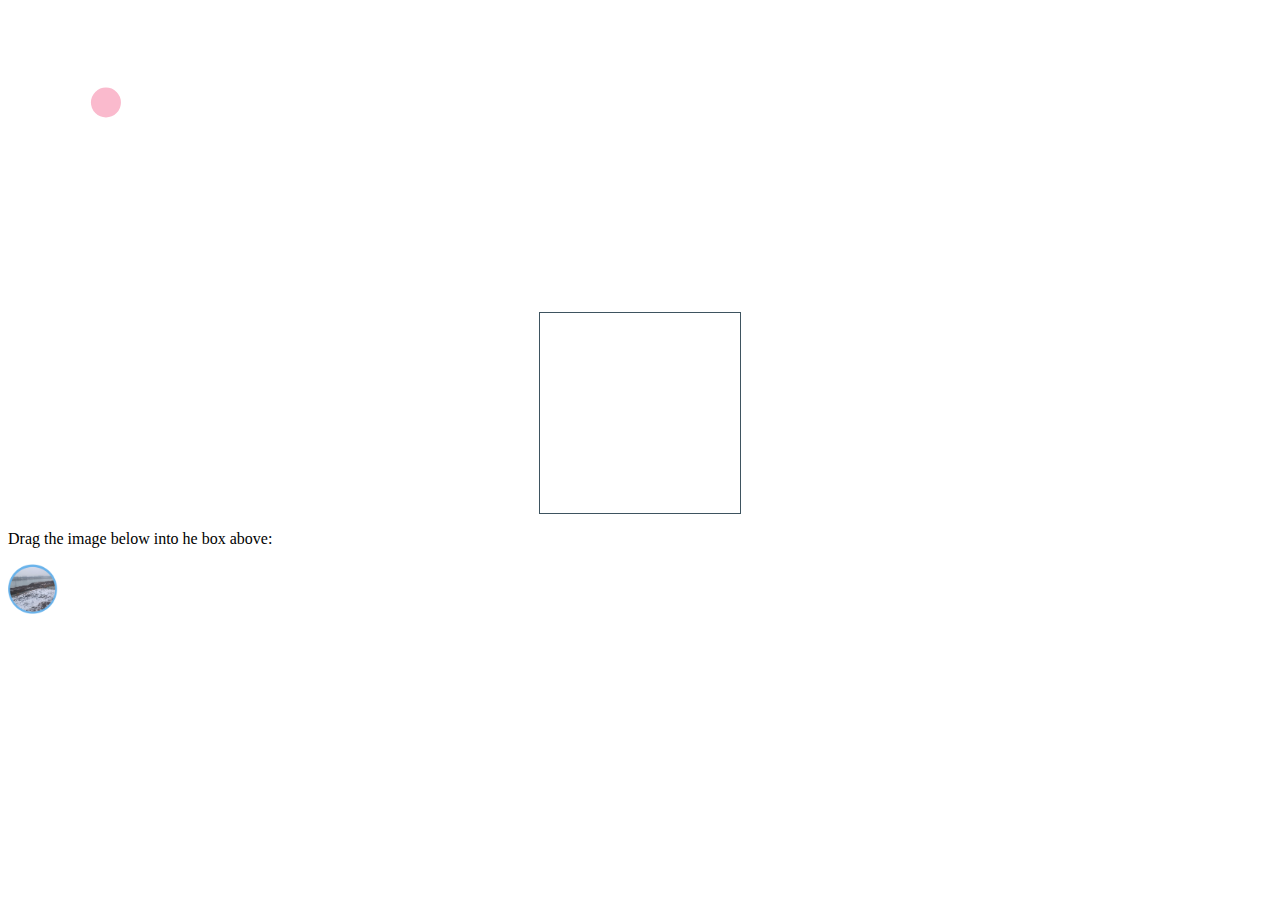
<file: asset/test/index.html>
<!DOCTYPE html>
<html lang="en">

<head>
    <meta charset="UTF-8">
    <meta http-equiv="X-UA-Compatible" content="IE=edge">
    <meta name="viewport" content="width=device-width, initial-scale=1.0">
    <title>test</title>
    <style>
        #drop{
            width: 200px;
            height: 200px;
            margin: auto;
            border: 1px solid #3e5460;
        }
        #drag{
            width: 50px;
            height: 50px;
        }
    </style>
</head>

<body>
<!--<video id="vid1" width="400" height="300" controls>-->
<!--    <source src="" type="video/mp4">-->
<!--    <source>-->
<!--    <source>-->
<!--    <p>It's your video</p>-->
<!--</video>-->
<!--<audio controls loop autoplay>-->
<!--    <source src="../music/飞云之下.mp3" type="audio/mpeg">-->
<!--</audio>-->
<canvas id="canvas1" width="400" height="300"></canvas>
<script>
    let context;
    let x=100,y=100;
    let counter = 0;
    function point(){
        context.beginPath();
        context.fillStyle='#fabacd';
        context.arc(x,y,15,0,Math.PI*2,false);
        context.closePath();
        context.fill();
    }
    function animate(){
        context.clearRect(0,0,400,300);
        counter++;
        x += 20*Math.sin(counter);
        y += 20*Math.cos(counter);
        point();
    }
    const cv = document.getElementById('canvas1');
    context = cv.getContext('2d');
    setInterval(animate,100);
</script>

<div id="drop"></div>
<p>Drag the image below into he box above:</p>
<img src="../img/web-logo2.png" alt="logo" id="drag" draggable="true">
<script>
    function allowDrop(ev){
        ev.preventDefault();
    }
    function drag(ev){
        ev.dataTransfer.setData('Text', ev.target.id);
    }
    function drop(ev){
        let data = ev.dataTransfer.getData('Text');
        ev.target.appendChild(document.getElementById(data));
        ev.preventDefault();
    }
    let dragged = document.getElementById('drag');
    let drophere = document.getElementById('drop');
    dragged.ondragstart = drag;
    drophere.ondragover = allowDrop;
    drophere.ondrop = drop;
</script>

<!--cookie-->
<script>
    let cookieDate = new Date(2021,4,5);
    document.cookie = "username=kj;time="+cookieDate.toUTCString();
    console.log(document.cookie)
</script>

</body>
</html>
</file>
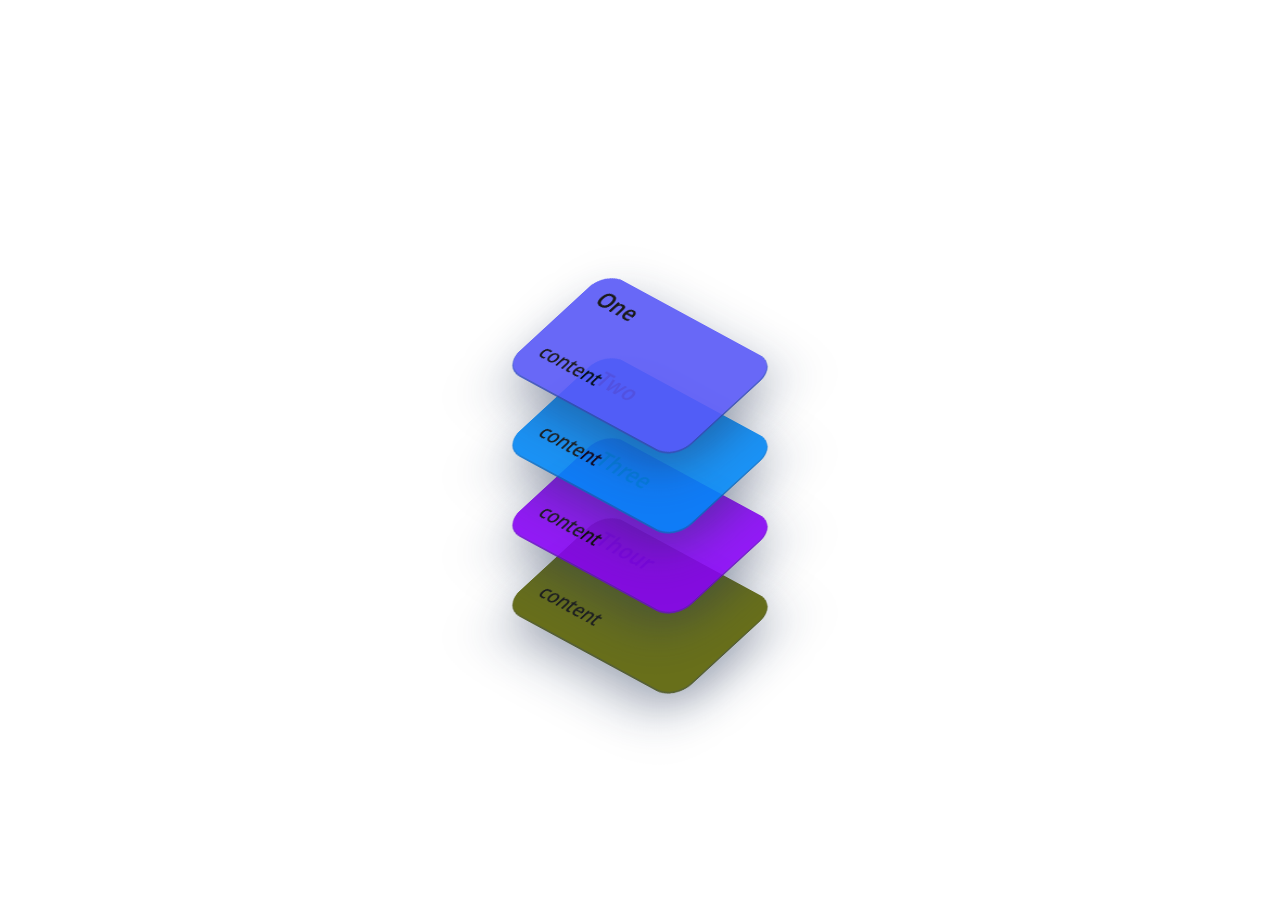
<file: sub/card/index.html>
<!DOCTYPE html>
<html lang="zh">
<head>
    <meta charset="UTF-8">
    <meta http-equiv="X-UA-Compatible" content="IE=edge">
    <meta name="viewport" content="width=device-width, initial-scale=1.0">
    <title>card</title>
    <link rel="stylesheet" href="index.css">
    <!-- 字体引入 -->
    <link href="https://fonts.font.im/css?family=Noto+Sans" rel="stylesheet">
</head>
<body>
    <div class="card-box">
        <div class="card1">
            <div class="title">One</div>
            <div class="content">content</div>
        </div>
        <div class="card2">
            <div class="title">Two</div>
            <div class="content">content</div>
        </div>
        <div class="card3">
            <div class="title">Three</div>
            <div class="content">content</div>
        </div>
        <div class="card4">
            <div class="title">Thour</div>
            <div class="content">content</div>
        </div>
    </div>
</body>
</html>
</file>
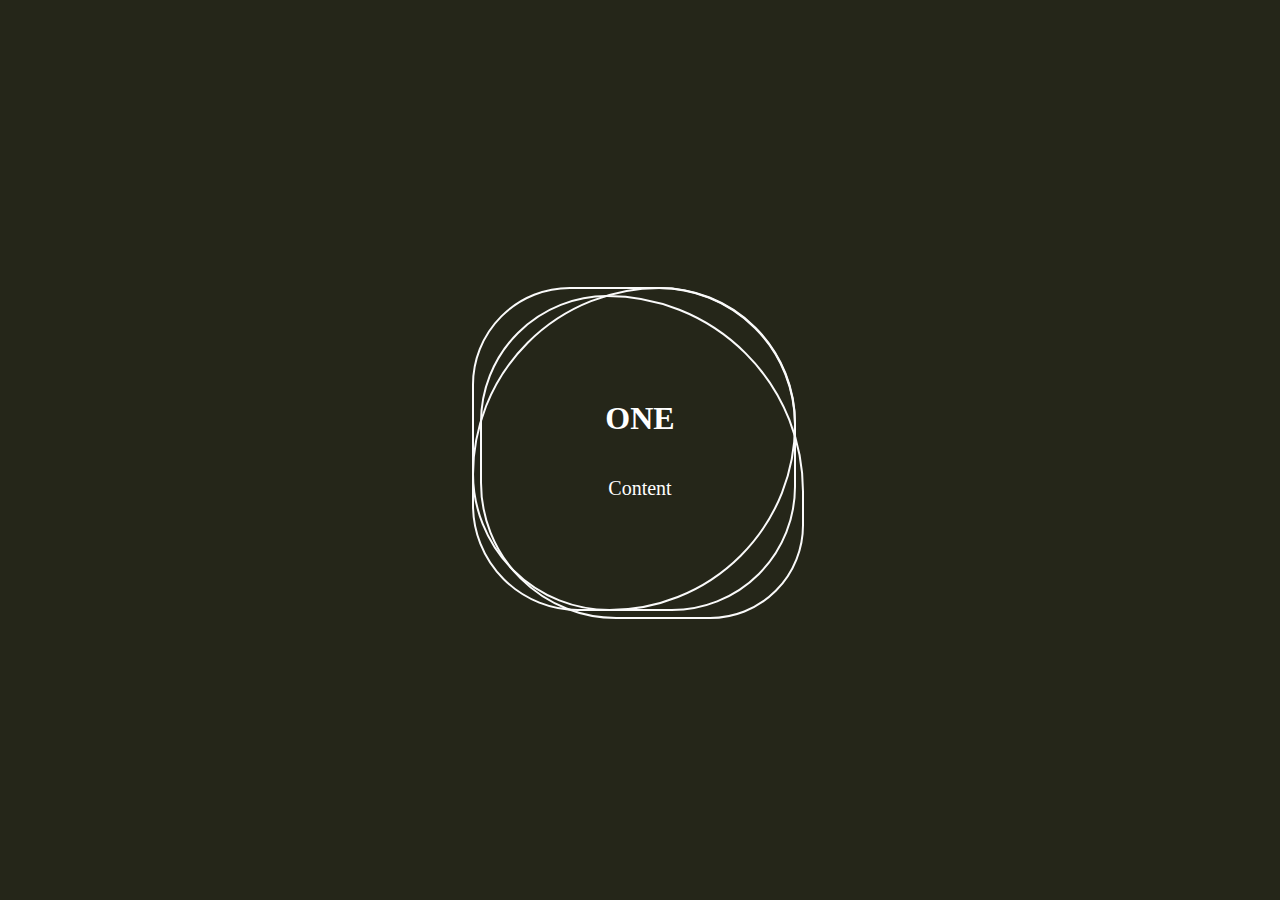
<file: sub/content/index.html>
<!DOCTYPE html>
<html lang="zh">
<head>
    <meta charset="UTF-8">
    <meta http-equiv="X-UA-Compatible" content="IE=edge">
    <meta name="viewport" content="width=device-width, initial-scale=1.0">
    <title>content</title>
    <link rel="stylesheet" href="index.css">
</head>
<body>
    <div class="content-box">
        <div class="content">
            <span class="lunkuo"></span>
            <h1>ONE</h1>
            <p>Content</p>
        </div>
    </div>
</body>
</html>
</file>
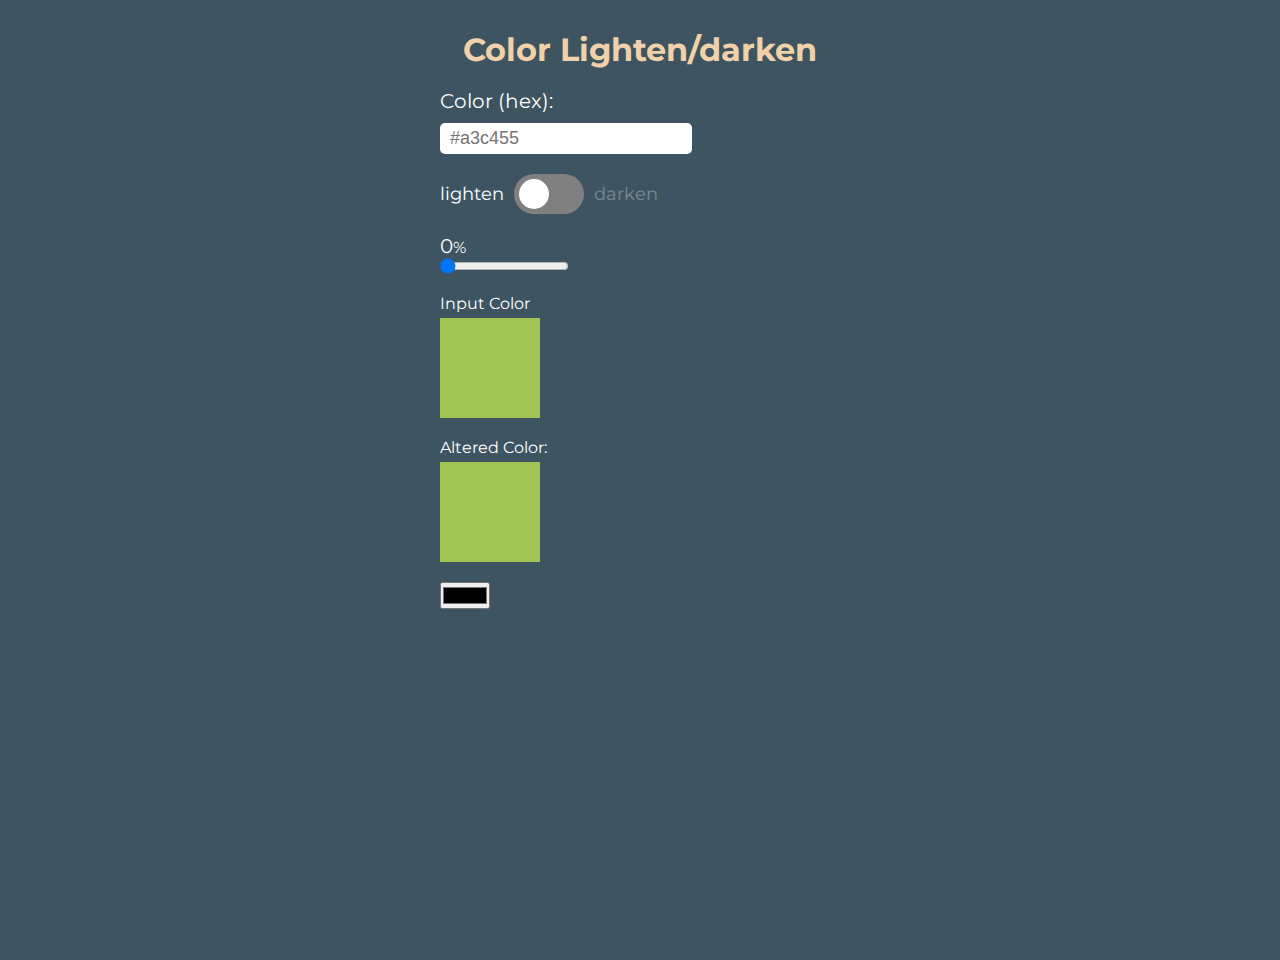
<file: asset/test/colorSelect/index.html>
<!DOCTYPE html>
<html lang="en">
<head>
    <meta charset="UTF-8">
    <meta http-equiv="X-UA-Compatible" content="IE=edge">
    <meta name="viewport" content="width=device-width, initial-scale=1.0">
    <title>取色器</title>
    <link rel="stylesheet" href="index.css">
    <link href="https://fonts.googleapis.com/css?family=Montserrat" rel="stylesheet"/>
</head>
<body>
<div class="container">
    <h1 class="title">Color Lighten/darken</h1>
    <label for="hexoInput">Color (hex):</label>
    <input type="text" name="hexoInput" placeholder="#a3c455" id="hexoInput" />

    <div class="toggle">
        <p id="lightenText" class="toggle-text">lighten</p>
        <div id="toggleBtn" class="toggle-btn">
            <div class="inner-circle"></div>
        </div>
        <p id="darkenText" class="toggle-text unselected">darken</p>
    </div>

    <label for="slider" id="sliderText" style="display: inline">0</label>%<br>
    <input type="range" class="slider" min="0" max="100" value="0" name="slider" id="slider" />
    <p>Input Color</p>
    <div id="inputColor" class="box"></div>
    <p id="alteredColorText">Altered Color: </p>
    <div id="alteredColor" class="box"></div>
    <input type="color" />
</div>
    <script src="index.js"></script>
</body>
</html>
</file>
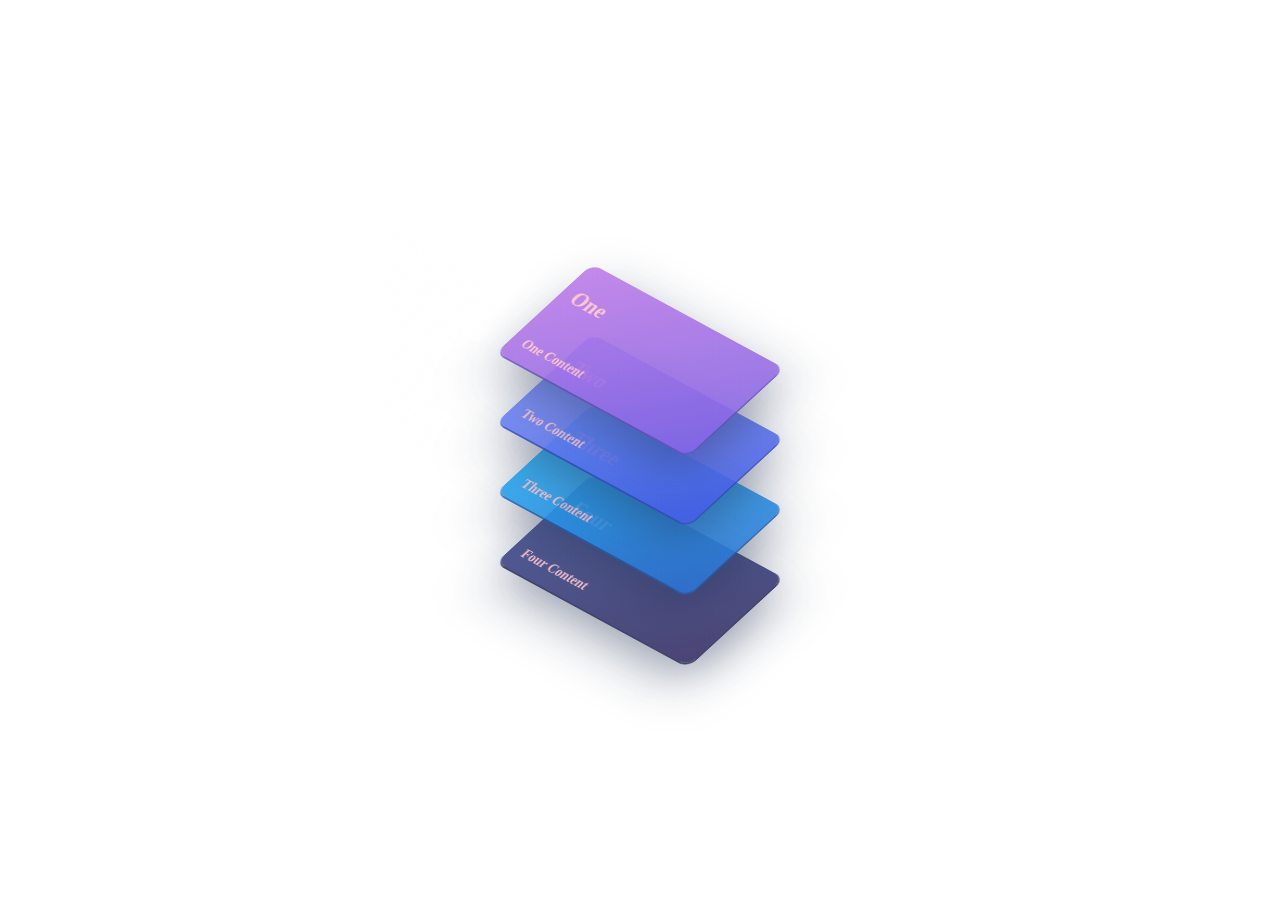
<file: html/main.html>
<!DOCTYPE html>
<html lang="zh">

<head>
    <meta charset="UTF-8">
    <meta http-equiv="X-UA-Compatible" content="IE=edge">
    <meta name="viewport" content="width=device-width, initial-scale=1.0">
    <title>chart</title>
    <link rel="stylesheet" href="main.css">
</head>

<body>
    <!-- 代码出处：https://juejin.cn/post/6900783554486075400 -->
    <div class="levels">
        <div class="level one">
            <div class="title">One</div>
            <div class="content">One Content</div>
        </div>
        <div class="level two">
            <div class="title">Two</div>
            <div class="content">Two Content</div>
        </div>
        <div class="level three">
            <div class="title">Three</div>
            <div class="content">Three Content</div>
        </div>
        <div class="level four">
            <div class="title">Four</div>
            <div class="content">Four Content</div>
        </div>
    </div>

</body>

</html>
</file>
<file: sub/card/index.css>
*{
    margin: 0;padding: 0;
}
body{
    background-color: rgb(380, 300, 350,);
}




.card-box{
    display: flex;
    flex-direction: column;
    align-items: center;
    height: 100vh;/*重要，如果不设置内容不会垂直居中*/
    justify-content: center;
}
.card-box>div{
    width: 250px;
    height: 150px;
    border-radius: 25px;
    cursor: pointer;
    transform: rotateX(45deg) rotateY(-15deg) rotate(45deg);
    opacity: 0.9;
    margin-bottom: -70px;
    
    background-color: #ebe5dd;
}
.card-box .card1 {
    background-color: #5757f7;
    box-shadow: 20px 20px 60px #22325480, 1px 1px 0px 1px #3f58e3;
    z-index: 20;
}
.card-box .card2 {
    background-color: #0087f7;
    box-shadow: 20px 20px 60px #22325480, 1px 1px 0px 1px #0087f7;
    z-index: 15;
}
.card-box .card3 {
    background-color: #8700f7;
    box-shadow: 20px 20px 60px #22325480, 1px 1px 0px 1px #8700f7;
    z-index: 10;
}
.card-box .card4 {
    background-color: #575f00;
    box-shadow: 20px 20px 60px #22325480, 1px 1px 0px 1px  #575f00;
    z-index: 5;
}
.title{
    font: 600 26px 'Noto Sans';
    margin: 10px 20px;
}
.content{
    font: 500 23px 'Noto Sans';
    margin: 50px 20px;
}
</file>
<file: sub/content/index.css>
:root{
    --backcolor: #252619;
}

*{
    margin: 0;padding: 0;
}
body{
    background-color: var(--backcolor);
}
.content-box{
    display: flex;
    flex-direction: row;
    height: 100vh;
    align-items: center;justify-content: center;
}
.content-box .content{
    width: 300px;
    height: 300px;
    margin: 30px 20px 20px 20px;
    border-radius: 50%;
    color: white;
}
.content-box .content{
    display: flex;
    align-items: center;
    flex-direction: column;
    justify-content: center;
    position: relative;
}

.content-box .content .lunkuo{
    width: 320px;
    height: 320px;
    position: absolute;left: -10px;top: -10px;
    border: 2px solid rgb(250,250,250);
    border-radius: 42% 65% 31% 45%;
    animation: rotation 8s infinite;
}
.content-box .content .lunkuo::before{
    content: '';
    width: 320px;
    height: 320px;
    position: absolute;left: -10px;top: -10px;
    border: 2px solid rgb(250,250,250);
    border-radius: 62% 45% 41% 35%;
    animation: rotation 8s infinite;
    animation-delay:-2s;
}
.content-box .content .lunkuo::after{
    content: '';
    width: 320px;
    height: 320px;
    position: absolute;left: -10px;top: -10px;
    border: 2px solid rgb(250,250,250);
    border-radius: 32% 45% 61% 45%;
    animation: rotation 8s infinite;
    animation-delay:-4s;
}
.content-box .content:hover{
    background-color: antiquewhite;
    color: black;
    cursor: pointer;
    transition: all 0.7 ease-in-out;
}

@keyframes rotation{
    from {
        transform: rotate(0deg);
    }
    to {
        transform: rotate(360deg);
    }
}

.content-box .content h1{
    margin: -10px 0 20px 0;
}
.content-box .content p{
    margin: 20px 0 0 0;
    font-size: 20px;
}
</file>
<file: asset/test/colorSelect/index.css>
* {
    margin: 0;
    padding: 0;
}

body {
    font-family: 'Montserrat', sans-serif;
    background-color: #3e5460;
    color: white;
}
.container {
    padding: 0 10px;
    width: 400px;
    height: 100vh;
    margin: 30px auto;
}

.title {
    text-align: center;
    color: #f0d1a9;
    margin: 20px 0;
}

label {
    font-size: 20px;
    display: block;
    margin-bottom: 10px;
}

input {
    margin-bottom: 20px;
}

input[type="text"] {
    padding: 5px 10px;
    border-radius: 5px;
    border: none;
    font-size: 18px;
    outline: none;
}

.box {
    width: 100px;
    height: 100px;
    background-color: #a3c455;
    margin: 5px 0 20px 0;

}

/* toggle */
.toggle {
    display: flex;
    align-items: center;
    margin-bottom: 20px;
}

.toggle-text {
    font-size: 18px;
}

.toggle-btn {
    height: 30px;
    width: 60px;
    border-radius: 30px;
    padding: 5px;
    margin: 0 10px;
    background-color: gray;
}

.inner-circle {
    width: 30px;
    height: 30px;
    border-radius: 50%;
    background-color: white;
    transition: all 250ms;
}

.toggled > .inner-circle {
    transform: translateX(30px);
    background-color: #333;
}

.unselected {
    opacity: 0.3;
}
</file>
<file: html/main.css>
:root {
    --fontColor: #ffc0cb;
    --one1: #bd7be8;
    --one2: #8063e1;
    --two1: #7f94fc;
    --two2: #3f58e3;
    --three1: #21bbfe;
    --three2: #2c6fd1;
    --four1: #415197;
    --four2: #352f64;
    --levelShadow: #22325480;
}

.levels {
    position: absolute;
    top: 50%;
    left: 50%;
    margin-left: -140px;
    margin-top: -90px;
    transform-style: preserve-3d;
    user-select: none;
}

.levels .level {
    width: 280px;
    height: 140px;
    border-radius: 12px;
    color: var(--fontColor);
    cursor: pointer;
    transition: all 0.4s ease;
    transform: rotateX(45deg) rotateY(-15deg) rotate(45deg);
    opacity: 0.9;
    margin-top: -70px;
}

.levels .level.one {
    background: linear-gradient(135deg, var(--one1), var(--one2));
    box-shadow: 20px 20px 60px var(--levelShadow), 1px 1px 0px 1px var(--one2);
    z-index: 4;
}

.levels .level.two {
    background: linear-gradient(135deg, var(--two1), var(--two2));
    box-shadow: 20px 20px 60px var(--levelShadow), 1px 1px 0px 1px var(--two2);
    z-index: 3;
}

.levels .level.three {
    background-image: linear-gradient(135deg, var(--three1), var(--three2));
    box-shadow: 20px 20px 60px var(--levelShadow), 1px 1px 0px 1px var(--three2);
    z-index: 2;
}

.levels .level.four {
    background-image: linear-gradient(135deg, var(--four1), var(--four2));
    box-shadow: 20px 20px 60px var(--levelShadow), 1px 1px 0px 1px var(--four2);
    z-index: 1;
}

.levels .level .title {
    position: absolute;
    top: 28px;
    left: 15px;
    font-size: 26px;
    font-weight: bold;
}

.levels .level .content {
    position: absolute;
    font-weight: 700;
    bottom: 15px;
    left: 15px;
    font-size: 16px;
}

.levels .level:hover {
    transform: rotateX(30deg) rotateY(-15deg) rotate(30deg) translate(-25px, 50px);
    opacity: 0.6;
}

.levels .level:hover:after {
    transform: translateX(100%);
    transition: all 1.2s ease-in-out;
}

.levels .level::after {
    content: '';
    position: absolute;
    top: 0px;
    left: 0;
    width: 100%;
    height: 100%;
    transform: translateX(-100%);
    background: linear-gradient(60deg, rgba(255, 255, 255, 0) 20%, rgba(255, 255, 255, 0.1), rgba(255, 255, 255, 0) 80%);
}
</file>
